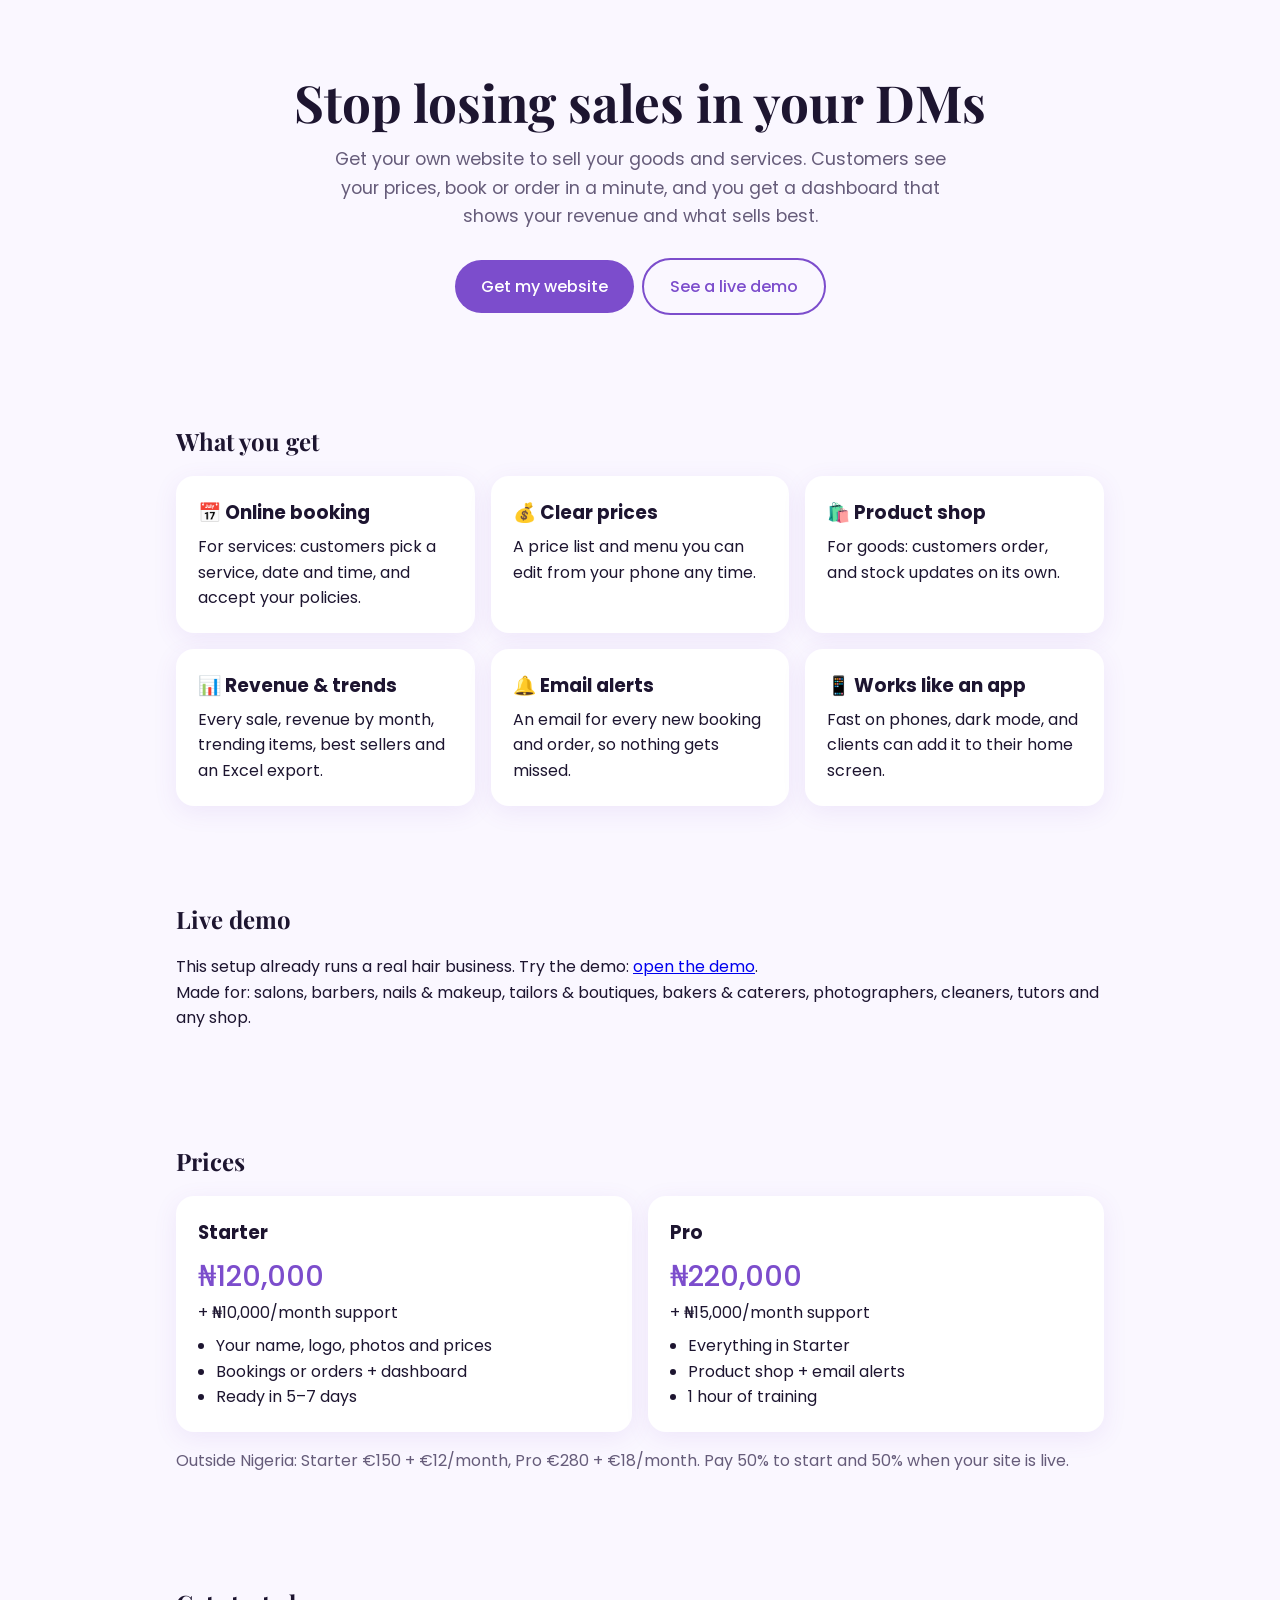
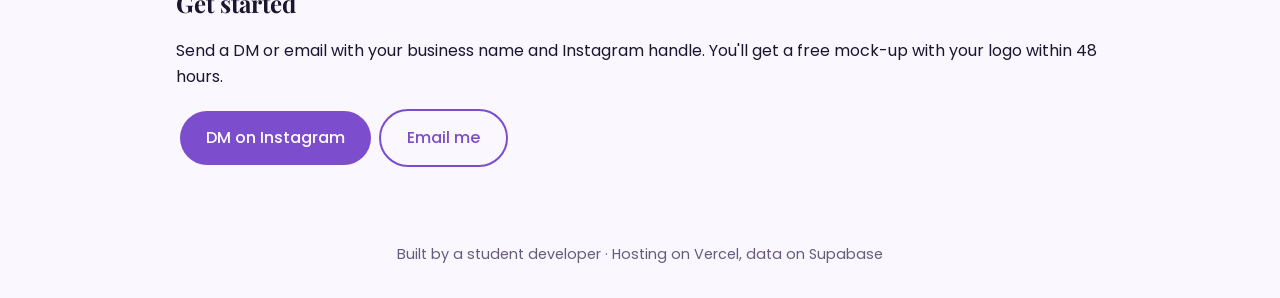
<file: sell/index.html>
<!doctype html>
<html lang="en">
<head>
<meta charset="utf-8"><meta name="viewport" content="width=device-width,initial-scale=1">
<title>Business Sites Hub</title>
<meta name="description" content="Your own website to sell goods and services, take bookings and orders, and track revenue and trends.">
<link href="https://fonts.googleapis.com/css2?family=Playfair+Display:wght@600&family=Poppins:wght@400;500&display=swap" rel="stylesheet">
<style>
:root{--bg:#faf7ff;--card:#fff;--tx:#1d1530;--mut:#665c7a;--ac:#7c4dcc;--ac2:#b79df0}
@media(prefers-color-scheme:dark){:root{--bg:#120d1c;--card:#1e1630;--tx:#f1ecfa;--mut:#b0a6c4;--ac:#a77ff0;--ac2:#5b3a99}}
*{box-sizing:border-box}body{margin:0;background:var(--bg);color:var(--tx);font:16px/1.6 Poppins,sans-serif}
.w{max-width:960px;margin:auto;padding:0 16px}h1,h2{font-family:"Playfair Display",serif;line-height:1.2}
header{padding:72px 0 48px;text-align:center;background:linear-gradient(135deg,var(--ac2)44,transparent)}
h1{font-size:clamp(2rem,6vw,3.2rem);margin:0 0 12px}p.l{color:var(--mut);font-size:1.1rem;max-width:620px;margin:0 auto 24px}
.btn{display:inline-block;background:var(--ac);color:#fff;padding:14px 26px;border-radius:999px;text-decoration:none;font-weight:500;margin:4px}
.btn.alt{background:transparent;color:var(--ac);border:2px solid var(--ac)}
section{padding:40px 0}.g{display:grid;gap:16px;grid-template-columns:repeat(auto-fit,minmax(240px,1fr))}
.c{background:var(--card);border-radius:18px;padding:22px;box-shadow:0 6px 24px #7c4dcc18}.c h3{margin:0 0 6px}
.p{font-size:1.8rem;font-weight:500;color:var(--ac)}.c ul{padding-left:18px;margin:8px 0 0}
footer{text-align:center;color:var(--mut);padding:32px 0;font-size:.9rem}
</style>
</head>
<body>
<header><div class="w">
<h1>Stop losing sales in your DMs</h1>
<p class="l">Get your own website to sell your goods and services. Customers see your prices, book or order in a minute, and you get a dashboard that shows your revenue and what sells best.</p>
<a class="btn" href="#contact">Get my website</a><a class="btn alt" href="#demo">See a live demo</a>
</div></header>
<main class="w">
<section><h2>What you get</h2><div class="g">
<div class="c"><h3>📅 Online booking</h3>For services: customers pick a service, date and time, and accept your policies.</div>
<div class="c"><h3>💰 Clear prices</h3>A price list and menu you can edit from your phone any time.</div>
<div class="c"><h3>🛍️ Product shop</h3>For goods: customers order, and stock updates on its own.</div>
<div class="c"><h3>📊 Revenue &amp; trends</h3>Every sale, revenue by month, trending items, best sellers and an Excel export.</div>
<div class="c"><h3>🔔 Email alerts</h3>An email for every new booking and order, so nothing gets missed.</div>
<div class="c"><h3>📱 Works like an app</h3>Fast on phones, dark mode, and clients can add it to their home screen.</div>
</div></section>
<section id="demo"><h2>Live demo</h2><p>This setup already runs a real hair business. Try the demo: <a href="#" id="demolink">open the demo</a>.<br>Made for: salons, barbers, nails &amp; makeup, tailors &amp; boutiques, bakers &amp; caterers, photographers, cleaners, tutors and any shop.</p></section>
<section><h2>Prices</h2><div class="g">
<div class="c"><h3>Starter</h3><div class="p">₦120,000</div>+ ₦10,000/month support<ul><li>Your name, logo, photos and prices</li><li>Bookings or orders + dashboard</li><li>Ready in 5–7 days</li></ul></div>
<div class="c"><h3>Pro</h3><div class="p">₦220,000</div>+ ₦15,000/month support<ul><li>Everything in Starter</li><li>Product shop + email alerts</li><li>1 hour of training</li></ul></div>
</div><p style="color:var(--mut)">Outside Nigeria: Starter €150 + €12/month, Pro €280 + €18/month. Pay 50% to start and 50% when your site is live.</p></section>
<section id="contact"><h2>Get started</h2><p>Send a DM or email with your business name and Instagram handle. You'll get a free mock-up with your logo within 48 hours.</p>
<a class="btn" href="#" id="dm">DM on Instagram</a><a class="btn alt" href="#" id="mail">Email me</a></section>
</main>
<footer>Built by a student developer · Hosting on Vercel, data on Supabase</footer>
<script>
// Fill these in before sharing this page.
const ME = { instagram: "YOUR_IG_HANDLE", email: "YOUR_EMAIL", demo: "https://YOUR-DEMO.vercel.app" };
document.getElementById("dm").href = "https://ig.me/m/" + ME.instagram;
document.getElementById("mail").href = "mailto:" + ME.email + "?subject=Booking%20website";
document.getElementById("demolink").href = ME.demo;
</script>
</body>
</html>
</file>
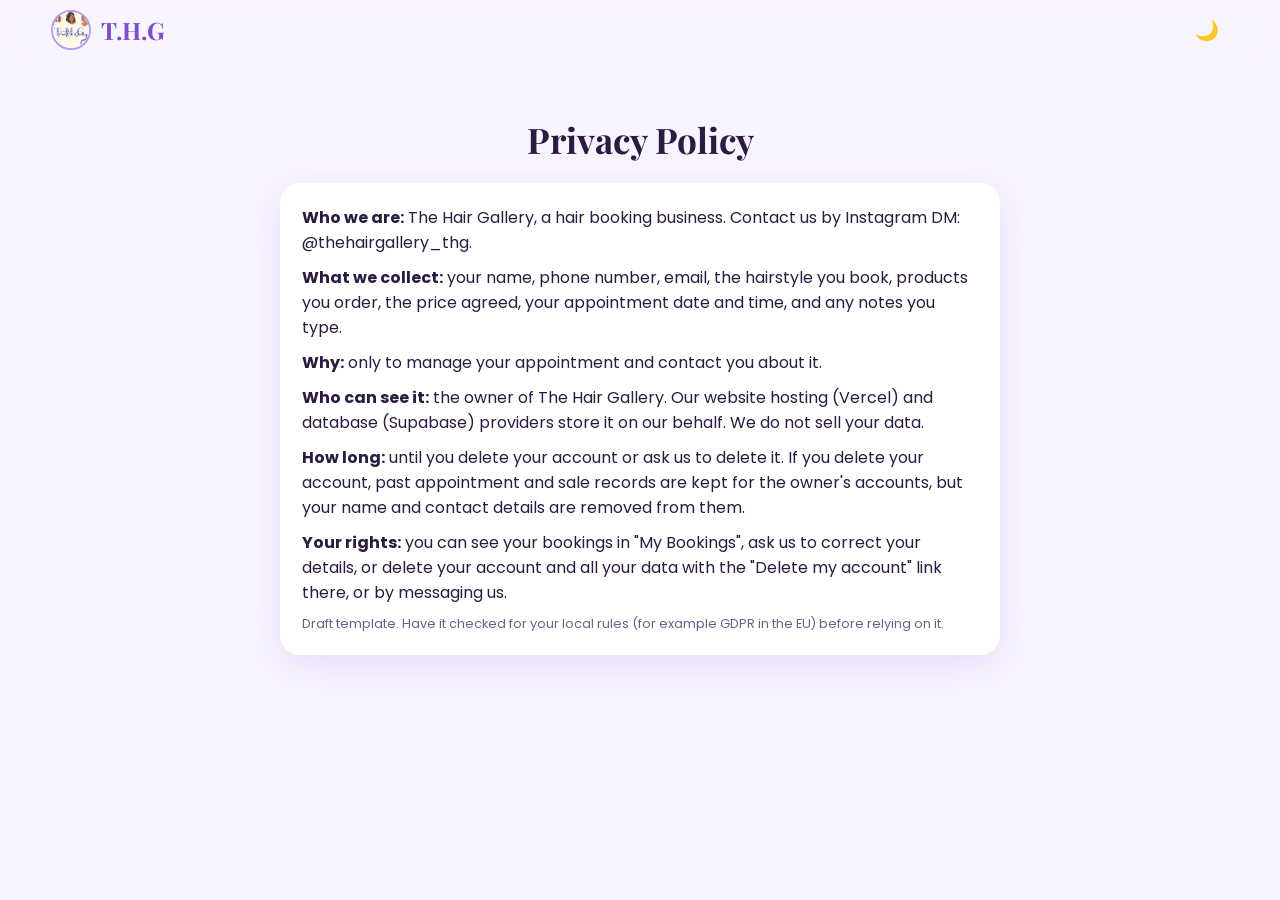
<file: privacy.html>
<!DOCTYPE html><html lang="en"><head><meta charset="utf-8"><meta name="viewport" content="width=device-width,initial-scale=1,viewport-fit=cover"><title>Privacy · The Hair Gallery</title><link rel="icon" href="img/logo.jpg">
<link rel="preconnect" href="https://fonts.googleapis.com"><link rel="preconnect" href="https://fonts.gstatic.com" crossorigin>
<link href="https://fonts.googleapis.com/css2?family=Playfair+Display:wght@600&family=Poppins:wght@400;500&display=swap" rel="stylesheet"><link rel="stylesheet" href="styles.css"></head><body>
<nav><a class="brand" href="index.html"><img src="img/logo.jpg" alt="logo"><b class="logo">T.H.G</b></a><button id="theme">🌙</button></nav>
<section><h2>Privacy Policy</h2><div class="card" style="max-width:720px;gap:10px">
<p><b>Who we are:</b> The Hair Gallery, a hair booking business. Contact us by Instagram DM: @thehairgallery_thg.</p>
<p><b>What we collect:</b> your name, phone number, email, the hairstyle you book, products you order, the price agreed, your appointment date and time, and any notes you type.</p>
<p><b>Why:</b> only to manage your appointment and contact you about it.</p>
<p><b>Who can see it:</b> the owner of The Hair Gallery. Our website hosting (Vercel) and database (Supabase) providers store it on our behalf. We do not sell your data.</p>
<p><b>How long:</b> until you delete your account or ask us to delete it. If you delete your account, past appointment and sale records are kept for the owner's accounts, but your name and contact details are removed from them.</p>
<p><b>Your rights:</b> you can see your bookings in "My Bookings", ask us to correct your details, or delete your account and all your data with the "Delete my account" link there, or by messaging us.</p>
<p style="font-size:.8rem;color:var(--mut)">Draft template. Have it checked for your local rules (for example GDPR in the EU) before relying on it.</p>
</div></section><script src="config.js"></script></body></html>
</file>
<file: styles.css>
:root{--bg:#f8f4ff;--card:#fff;--tx:#2b1b40;--pri:#b79df0;--acc:#7c4dcc;--mut:#6f5d8a}
[data-theme=dark]{--bg:#140d22;--card:#21163a;--tx:#f2ebff;--pri:#9b7be0;--acc:#c4adff;--mut:#b9a8d8}
*{box-sizing:border-box;margin:0}html{scroll-behavior:smooth}
body{font-family:Poppins,sans-serif;background:var(--bg);color:var(--tx);transition:.3s}
h1,h2,.logo{font-family:'Playfair Display',serif}
nav{position:sticky;top:0;z-index:9;display:flex;justify-content:space-between;align-items:center;padding:14px 5%;backdrop-filter:blur(12px);background:color-mix(in srgb,var(--bg) 75%,transparent)}
nav a{margin-right:18px;color:var(--tx);text-decoration:none}nav button{background:none;border:0;font-size:1.2rem;cursor:pointer}
.logo{font-size:1.5rem;color:var(--acc)}
.hero{min-height:85vh;display:grid;place-items:center;text-align:center;padding:20px;background:radial-gradient(circle at 50% 30%,var(--pri),transparent 65%)}
.hero h1{font-size:clamp(2.4rem,8vw,5rem)}.hero p{margin:12px 0 24px;color:var(--mut)}
.btn{display:inline-block;background:linear-gradient(135deg,var(--pri),var(--acc));color:#fff;padding:13px 28px;border:0;border-radius:30px;font:500 1rem Poppins;cursor:pointer;text-decoration:none;transition:.2s}
.btn:hover{transform:translateY(-2px);box-shadow:0 8px 20px #7c4dcc55}
section{padding:70px 5%;max-width:1100px;margin:auto}h2{font-size:2.2rem;text-align:center}.sub{text-align:center;color:var(--mut);margin:6px 0 26px}
.card{background:var(--card);padding:26px;border-radius:20px;display:grid;gap:14px;max-width:520px;margin:24px auto 0;box-shadow:0 10px 40px #7c4dcc22}
label{display:grid;gap:5px;font-size:.9rem;color:var(--mut)}
input,select,textarea{padding:11px;border-radius:12px;border:1px solid var(--pri);background:var(--bg);color:var(--tx);font:inherit}
.times{display:flex;flex-wrap:wrap;gap:8px}.t{padding:8px 14px;border-radius:20px;border:1px solid var(--acc);background:none;color:var(--tx);cursor:pointer}
.t.on{background:var(--acc);color:#fff}footer{text-align:center;padding:30px;color:var(--mut)}
.reveal{opacity:0;transform:translateY(34px);transition:.8s}.reveal.show{opacity:1;transform:none}
.row{display:flex;justify-content:space-between;gap:10px;padding:10px 0;border-bottom:1px solid var(--pri);font-size:.9rem}
.row button{background:none;border:1px solid var(--acc);color:var(--tx);border-radius:10px;cursor:pointer}
.dm{position:fixed;right:18px;bottom:18px;z-index:9;padding:12px 18px}

.grid{columns:3 230px;column-gap:18px}
figure{break-inside:avoid;margin:0 0 18px;padding:8px 8px 12px;border-radius:16px;background:var(--card);border:1px solid var(--pri);box-shadow:0 8px 24px #7c4dcc22;cursor:pointer;transition:.3s;min-height:120px}
figure:hover{transform:translateY(-6px) rotate(-.6deg);box-shadow:0 16px 36px #7c4dcc55}
figure img{display:block;width:100%;border-radius:10px;transition:.5s}
figcaption{display:flex;justify-content:space-between;align-items:center;padding:10px 6px 0;font-family:'Playfair Display',serif}
figcaption small{color:var(--acc);font:500 .8rem Poppins}.brand{display:flex;align-items:center;gap:10px;text-decoration:none;margin:0}
.brand img{width:40px;height:40px;border-radius:50%;object-fit:cover;border:2px solid var(--pri)}
.hero{position:relative;overflow:hidden}
.hero::before{content:"";position:absolute;inset:0;background:url(img/logo.jpg) center/contain no-repeat;opacity:.16;mix-blend-mode:multiply;z-index:0}
[data-theme=dark] .hero::before{filter:invert(1);mix-blend-mode:screen;opacity:.1}
.hero>div{position:relative;z-index:1}
[hidden]{display:none!important}
/* admin + shop additions */
.tabs{display:flex;gap:8px;overflow-x:auto;padding:4px 0 14px;margin:0 auto;max-width:560px}
.tabs button{flex:0 0 auto;padding:10px 16px;border-radius:24px;border:1px solid var(--pri);background:none;color:var(--tx);font:500 .9rem Poppins;cursor:pointer}
.tabs button.on{background:var(--acc);color:#fff;border-color:var(--acc)}
.bar2{display:flex;gap:10px;align-items:center}.bar2>*{flex:1;min-width:0}
.chk{display:flex;gap:8px;align-items:center;flex:1}.chk input{width:auto}
textarea{resize:vertical;min-height:70px}select{width:100%}
.tag{font-style:normal;font-size:.75rem;padding:2px 10px;border-radius:12px;background:var(--pri);color:#fff;font-weight:500;vertical-align:middle}
.tag.done,.tag.sold{background:#2f9e68}.tag.cancelled{background:#9a8fb0}.tag.upcoming,.tag.requested{background:var(--acc)}.tag.trend{background:#d8b25c}
.chip{display:inline-block;background:var(--bg);border:1px solid var(--pri);border-radius:16px;padding:2px 4px 2px 10px;margin:3px 2px;font-size:.85rem}.chip button{border:0;background:none;cursor:pointer;color:var(--tx);font-size:1rem}
.stats{display:grid;grid-template-columns:repeat(auto-fit,minmax(130px,1fr));gap:10px}
.stat{background:var(--bg);border-radius:16px;padding:14px;text-align:center}.stat b{display:block;font:600 1.25rem 'Playfair Display',serif;color:var(--acc)}.stat span{font-size:.78rem;color:var(--mut)}
.chart{width:100%;height:auto}.chart rect.s,.dot.s{fill:var(--acc);background:var(--acc)}.chart rect.g,.dot.g{fill:#d8b25c;background:#d8b25c}
.chart text{fill:var(--mut);font:10px Poppins,sans-serif}.chart text.v{fill:var(--tx);font-weight:500}
.dot{display:inline-block;width:10px;height:10px;border-radius:50%}
.hb{margin:8px 0}.hl{display:flex;justify-content:space-between;gap:8px;font-size:.85rem}.hl span:last-child{color:var(--mut)}
.hr{height:8px;background:var(--bg);border-radius:6px;overflow:hidden;margin-top:4px}.hr div{height:100%;background:linear-gradient(90deg,var(--pri),var(--acc));border-radius:6px}
dialog{border:0;border-radius:24px;padding:0;background:transparent;max-width:92vw;width:420px;color:var(--tx)}dialog::backdrop{background:#000a}
dialog .card{margin:0;max-width:none}
figure{position:relative}
.badge{position:absolute;top:14px;left:14px;z-index:2;background:linear-gradient(135deg,#ffe08a,#d8a53a);color:#2b1b40;font:600 .72rem Poppins,sans-serif;letter-spacing:.08em;text-transform:uppercase;padding:5px 12px;border-radius:14px;box-shadow:0 4px 12px #0004}
.btn.sm{padding:8px 18px;font-size:.85rem}.pd{margin:4px 6px 8px;font-size:.85rem;color:var(--mut)}
.row b,.row i{word-break:break-word}
/* ===== mobile-first polish ===== */
html{-webkit-text-size-adjust:100%;scroll-padding-top:76px}
body{overflow-x:hidden;-webkit-tap-highlight-color:transparent}
button,input,select,textarea{font-family:inherit}
nav{padding:8px max(14px,4%);gap:8px}
nav .brand{margin-right:auto}nav a{margin:0}
nav>div{display:flex;gap:16px;align-items:center}
.links{display:flex;gap:22px;align-items:center}.navr{display:flex;align-items:center;gap:2px}
nav button{min-width:44px;min-height:44px;color:var(--tx)}
.burger{display:none;font-size:1.5rem;line-height:1;align-items:center;justify-content:center}
@media(max-width:860px){
 .burger{display:inline-flex}
 .links{display:none;position:absolute;left:0;right:0;top:100%;flex-direction:column;align-items:stretch;gap:0;background:var(--card);padding:6px 20px 14px;box-shadow:0 18px 30px #0003;border-radius:0 0 20px 20px}
 .links.open{display:flex}
 .links a{padding:15px 4px;border-bottom:1px solid color-mix(in srgb,var(--pri) 40%,transparent);font-size:1.05rem}
 .links a:last-child{border-bottom:0}
}
.hero{min-height:80vh;min-height:80svh;padding:28px 20px}.hero .btns{display:flex;gap:12px;justify-content:center;flex-wrap:wrap}
section{padding:56px max(16px,5%)}h2{font-size:clamp(1.7rem,6vw,2.2rem)}
.card{grid-template-columns:minmax(0,1fr);padding:22px;margin-top:20px}.card>*{min-width:0}
input,select,textarea{width:100%;max-width:100%;font-size:16px;min-height:48px;padding:12px 14px}
textarea{min-height:96px}
select{-webkit-appearance:none;appearance:none;padding-right:40px;background:var(--bg) url("data:image/svg+xml,%3Csvg xmlns='http://www.w3.org/2000/svg' width='14' height='9' viewBox='0 0 14 9'%3E%3Cpath d='M1 1l6 6 6-6' fill='none' stroke='%237c4dcc' stroke-width='2' stroke-linecap='round'/%3E%3C/svg%3E") no-repeat right 14px center}
input[type=checkbox]{width:auto;min-height:0}
.btn{display:inline-flex;align-items:center;justify-content:center;gap:8px;min-height:48px;padding:12px 26px;text-align:center;line-height:1.2;font-family:Poppins,sans-serif;max-width:100%}
.btn.alt{background:none;color:var(--acc);border:2px solid var(--acc);box-shadow:none}
.btn:disabled{opacity:.55;cursor:not-allowed;transform:none;box-shadow:none}
.bar2{flex-wrap:wrap}.bar2>*{flex:1 1 140px}
.bar2>button:not(.btn),.row button{min-height:40px;padding:8px 14px;border-radius:12px;background:none;border:1px solid var(--acc);color:var(--tx);font-size:.9rem;cursor:pointer}
.row{flex-wrap:wrap;align-items:center}.row>span:first-child{flex:1 1 200px;min-width:0}.row>span:last-child{display:flex;gap:6px;flex-wrap:wrap}
.tabs{max-width:none;justify-content:flex-start;scrollbar-width:none}.tabs::-webkit-scrollbar{display:none}.tabs button{min-height:44px}
.times{gap:10px}.t{min-height:44px;padding:10px 18px;font-size:.95rem}
#msg{margin:0;line-height:1.5}#msg .btn{display:flex;width:100%;margin-top:10px}
.agree{display:flex;gap:10px;align-items:flex-start;font-size:.85rem;line-height:1.45}.agree input{margin-top:3px;flex:0 0 auto}.agree a{color:var(--acc)}
.fileup{position:relative;display:flex;align-items:center;gap:12px;flex-wrap:wrap;cursor:pointer}
.fileup input{position:absolute;opacity:0;width:1px;height:1px;min-height:0;padding:0;pointer-events:none}
.fileup .btn{margin:0}.fileup span{font-size:.85rem;color:var(--mut);word-break:break-all;flex:1 1 120px}
dialog{width:min(92vw,420px);max-height:90vh;overflow:auto}
.grid{columns:auto;display:grid;grid-template-columns:repeat(auto-fill,minmax(210px,1fr));gap:18px}
figure{break-inside:auto;margin:0;padding:6px 6px 10px;display:flex;flex-direction:column;min-height:0;border-radius:14px}
figure img{aspect-ratio:4/5;object-fit:cover;height:auto;border-radius:10px;background:var(--bg)}
figcaption{padding:8px 4px 0;display:flex;flex-direction:column;gap:2px;align-items:flex-start;font-size:1rem;line-height:1.25}figcaption small{font-size:.78rem}
figure .btn.sm{margin:8px 4px 2px;width:calc(100% - 8px)}
@media(max-width:700px){.grid{grid-template-columns:repeat(2,minmax(0,1fr));gap:12px}figcaption{font-size:.92rem}}
@media(hover:none){figure:hover{transform:none;box-shadow:0 8px 24px #7c4dcc22}figure:active{transform:scale(.98)}}
@media(max-width:520px){section{padding:40px 14px}.card{padding:18px;border-radius:18px}}
.dm{right:max(14px,env(safe-area-inset-right));bottom:max(14px,env(safe-area-inset-bottom))}
@media(max-width:700px){.dm span{display:none}.dm{width:56px;height:56px;padding:0;border-radius:50%;font-size:1.5rem}}
footer{padding-bottom:90px}
.two,.pgrid2{display:grid;grid-template-columns:repeat(auto-fit,minmax(260px,1fr));gap:16px;max-width:900px;margin:20px auto 0}
.panel,.pgroup{background:var(--card);border-radius:20px;padding:22px;box-shadow:0 10px 40px #7c4dcc22}
.panel h3,.pgroup h3{font-family:'Playfair Display',serif;font-size:1.25rem;margin-bottom:10px;color:var(--acc)}
.panel ul{list-style:none;padding:0;margin:0;display:grid;gap:8px}.panel li{padding-left:22px;position:relative}.panel li::before{content:"✦";position:absolute;left:0;top:.15em;color:#d8b25c;font-size:.8rem}
.stitle{grid-column:1/-1;text-align:center;font-family:'Playfair Display',serif;font-size:1.5rem;margin:10px 0 0}
.pr{display:flex;justify-content:space-between;gap:12px;padding:10px 0;border-bottom:1px dashed var(--pri);font-size:.95rem}.pr:last-child{border-bottom:0}.pr b{color:var(--acc);white-space:nowrap}
.note{max-width:640px;margin:20px auto 0;padding:14px 18px;border-radius:16px;border:1px solid #d8b25c;background:color-mix(in srgb,#d8b25c 12%,var(--card));font-size:.9rem;text-align:center;line-height:1.5}
.pol{display:grid;gap:14px;max-width:700px;margin:20px auto 0}
.pol>div{display:flex;gap:14px;background:var(--card);padding:18px;border-radius:18px;box-shadow:0 10px 40px #7c4dcc22}
.pol .n{flex:0 0 38px;height:38px;border-radius:50%;background:linear-gradient(135deg,var(--pri),var(--acc));color:#fff;display:grid;place-items:center;font-weight:600}
.pol b{display:block;margin-bottom:2px}.pol p{margin:0;color:var(--mut);font-size:.92rem;line-height:1.5}
textarea.big{min-height:170px}
.dot{display:inline-block;width:16px;height:16px;border-radius:50%;border:2px solid #fff;box-shadow:0 0 0 1px #0004;background:#ddd;flex:0 0 auto}
.ephoto{display:flex;gap:14px;align-items:center;flex-wrap:wrap}.ephoto img{width:72px;height:90px;object-fit:cover;border-radius:12px;background:var(--bg)}.ephoto img[hidden]{display:none}.ephoto .fileup{flex:1 1 160px}
@media(max-width:700px){.hero::before{opacity:.09}}

/* ---- admin layout: sidebar on desktop, bottom bar on phones ---- */
.admwrap{display:grid;grid-template-columns:230px minmax(0,1fr);gap:26px;max-width:1280px;margin:0 auto;padding:18px max(16px,3%) 40px;align-items:start}
.admwrap .tabs{position:sticky;top:78px;display:flex;flex-direction:column;gap:6px;padding:12px;margin:0;max-width:none;overflow:visible;background:var(--card);border-radius:20px;box-shadow:0 10px 40px #7c4dcc22}
.admwrap .tabs button{display:flex;align-items:center;gap:12px;width:100%;text-align:left;border:0;border-radius:14px;padding:12px 14px;min-height:46px;font:500 .95rem Poppins;background:none;color:var(--tx);cursor:pointer;transition:background .2s,transform .2s}
.admwrap .tabs button i{font-style:normal;font-size:1.15rem}
.admwrap .tabs button:hover{background:color-mix(in srgb,var(--pri) 25%,transparent)}
.admwrap .tabs button.on{background:var(--acc);color:#fff;box-shadow:0 6px 18px #7c4dcc55}
.admwrap .tabs .outb{margin-top:8px;border-top:1px solid color-mix(in srgb,var(--mut) 30%,transparent);border-radius:0 0 14px 14px;color:var(--mut)}
.admmain{min-width:0}
.admmain .tab{animation:tabin .35s ease}
@keyframes tabin{from{opacity:0;transform:translateY(8px)}to{opacity:1;transform:none}}
.admmain .card{max-width:none;margin:0 0 18px}
.admmain .tab{display:grid;gap:0}
.admmain .tab[hidden]{display:none}
.admmain h2{text-align:left;font-size:1.35rem}
@media(min-width:900px){
 #t-dash{grid-template-columns:repeat(2,minmax(0,1fr));column-gap:18px}
 #t-dash>.card:nth-child(1),#t-dash>.card:nth-child(2){grid-column:1/-1}
 #t-appt,#t-shop,#t-styles,#t-dates{grid-template-columns:repeat(2,minmax(0,1fr));column-gap:18px;align-items:start}
}
@media(max-width:899px){
 .admwrap{display:block;padding:12px 12px 96px}
 .admwrap .tabs{position:fixed;left:0;right:0;top:auto;bottom:0;z-index:20;flex-direction:row;gap:2px;padding:6px 6px calc(6px + env(safe-area-inset-bottom));border-radius:18px 18px 0 0;overflow-x:auto;scrollbar-width:none;box-shadow:0 -6px 30px #7c4dcc33}
 .admwrap .tabs::-webkit-scrollbar{display:none}
 .admwrap .tabs button{flex:0 0 auto;flex-direction:column;gap:2px;width:auto;min-width:68px;padding:8px 6px;font-size:.68rem;text-align:center}
 .admwrap .tabs button i{font-size:1.3rem}
 .admwrap .tabs .outb{margin:0;border:0}
 .admwrap .tabs button.on{box-shadow:none}
}
@media(prefers-reduced-motion:reduce){.admmain .tab{animation:none}}

.stk{margin:2px 6px 0;font-size:.8rem;font-weight:500;color:var(--mut)}.stk.low{color:var(--acc)}
</file>
